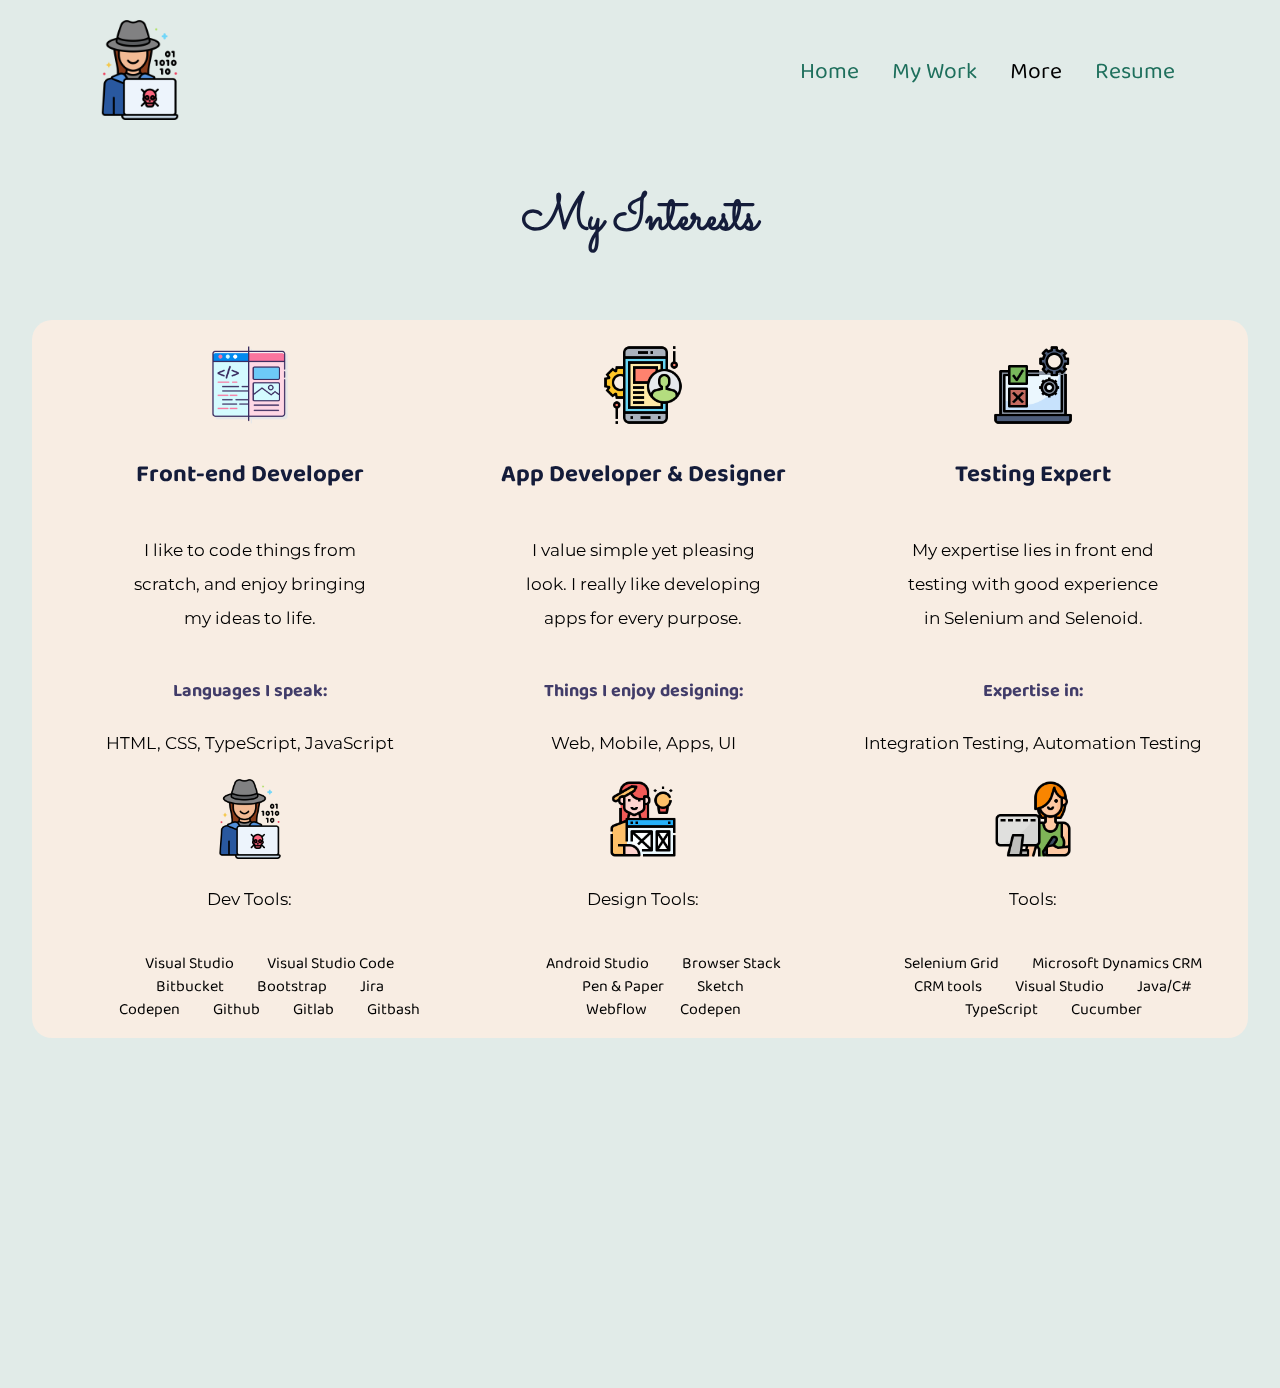
<file: more.html>
<!DOCTYPE html>
<html>

<head>
  <meta charset="utf-8">
  <title>Anjali Goyal</title>
  <link rel="stylesheet" type="text/css" href="style.css">
  <link rel="stylesheet" type="text/css"
    href="https://maxcdn.bootstrapcdn.com/font-awesome/4.7.0/css/font-awesome.min.css">
  <link href="https://fonts.googleapis.com/css2?family=Sacramento&display=swap" rel="stylesheet">
  <link href="https://fonts.googleapis.com/css?family=Montserrat|Baloo+Chettan+2|Tangerine&display=swap"
    rel="stylesheet">
  <link rel="icon" href="img/logo.png">
</head>

<body class="side-body">
  <header>
    <img src="side_img/hacker.png" class="logo">
    <nav>
      <ul>
        <li><a href="index.html">Home</a></li>
        <li><a href="work.html">My Work</a></li>
        <li><a class="active" href="more.html">More</a></li>
        <li><a href="doc/AnjaliGoyal_Resume.pdf" target="_blank">Resume</a></li>
      </ul>
    </nav>
  </header>
  <h2 class="has-text-centered" style="color: #141c3a;">My Interests</h2>
  <div>
    <section class="section skills">
      <br>
      <table>
        <tr>
          <td>
            <br>
            <figure class="image"><img class="skill_img" src="side_img/programming.png"></figure>
            <h3 style="font-size: 1.5em;color:#141c3a">Front-end Developer</h3>
          </td>
          <td>
            <br>
            <figure class="image"><img class="skill_img" src="side_img/mobile-app.png"></figure>
            <h3 style="font-size: 1.5em;color:#141c3a">App Developer & Designer</h3>
          </td>
          <td>
            <br>
            <figure class="image"><img class="skill_img" src="side_img/testing.png"></figure>
            <h3 style="font-size: 1.5em;color:#141c3a">Testing Expert</h3>
          </td>
        </tr>
        <tr>
          <td>
            <p class="is-narrow">I like to code things from scratch, and enjoy bringing my ideas to life.</p>
          </td>
          <td>
            <p class="is-narrow">I value simple yet pleasing look. I really like developing apps for every purpose.</p>
          </td>
          <td>
            <p class="is-narrow">My expertise lies in front end testing with good experience in Selenium and Selenoid.
            </p>
          </td>
        </tr>
        <tr>
          <td>
            <p class="mid-headings">Languages I speak:</p>
            <p>HTML, CSS, TypeScript, JavaScript</p>
          </td>
          <td>
            <p class="mid-headings">Things I enjoy designing:</p>
            <p>Web, Mobile, Apps, UI</p>
          </td>
          <td>
            <p class="mid-headings">Expertise in:</p>
            <p>Integration Testing, Automation Testing</p>
          </td>
        </tr>
        <tr>
          <td>
            <figure class="image"><img class="skill_img" src="side_img/hacker.png"></figure>
            <p>Dev Tools:</p>
          </td>
          <td>
            <figure class="image"><img class="skill_img" src="side_img/designer_logo.png"></figure>
            <p>Design Tools:</p>
          </td>
          <td>
            <figure class="image"><img class="skill_img" src="side_img/testing_logo.png"></figure>
            <p>Tools:</p>
          </td>
        </tr>
        <tr>
          <td>
            <div>
              <ul>
                <li>Visual Studio</li>
                <li>Visual Studio Code</li>
                <li>Bitbucket</li>
                <li>Bootstrap</li>
                <li>Jira</li>
                <li>Codepen</li>
                <li>Github</li>
                <li>Gitlab</li>
                <li>Gitbash</li>
              </ul>
            </div>
          </td>
          <td>
            <div class="column">
              <ul>
                <li>Android Studio</li>
                <li>Browser Stack</li>
                <li>Pen &amp; Paper</li>
                <li>Sketch</li>
                <li>Webflow</li>
                <li>Codepen</li>
              </ul>
            </div>
          </td>
          <td>
            <div class="column">
              <ul>
                <li>Selenium Grid</li>
                <li>Microsoft Dynamics CRM</li>
                <li>CRM tools</li>
                <li>Visual Studio</li>
                <li>Java/C#</li>
                <li>TypeScript</li>
                <li>Cucumber</li>
              </ul>
            </div>
          </td>
        </tr>
      </table>
    </section>
  </div>
  <footer id="f">
    <div class="link" style="margin: auto;">
      <a class="footer-link" href="index.html">Home</a>
      <a class="footer-link" href="work.html">My Work</a>
      <a class="footer-link" href="more.html">More</a>
      <a class="footer-link" href="doc/AnjaliGoyal_Resume.pdf" target="_blank">Resume</a>
    </div>
    <div class="footer-social-icons">
      <ul>
        <a href="http://www.github.com/goyal-anjali" target="_blank"><img class="footer_img" src="logo_img/github.png"
            alt="GitHub"></a>
        <a href="http://www.instagram.com/taasshiii" target="_blank"><img class="footer_img"
            src="logo_img/instagram.png" alt="Instagram"></a>
        <a href="https://www.linkedin.com/in/anjgoy/" target="_blank"><img class="footer_img"
            src="logo_img/linkedin.png" alt="Linkedin"></a>
      </ul>
    </div>
    <p class="copyright">© 2021 <u>Anjali Goyal</u>. Copyright.</p>
  </footer>
</body>

</html>
</file>
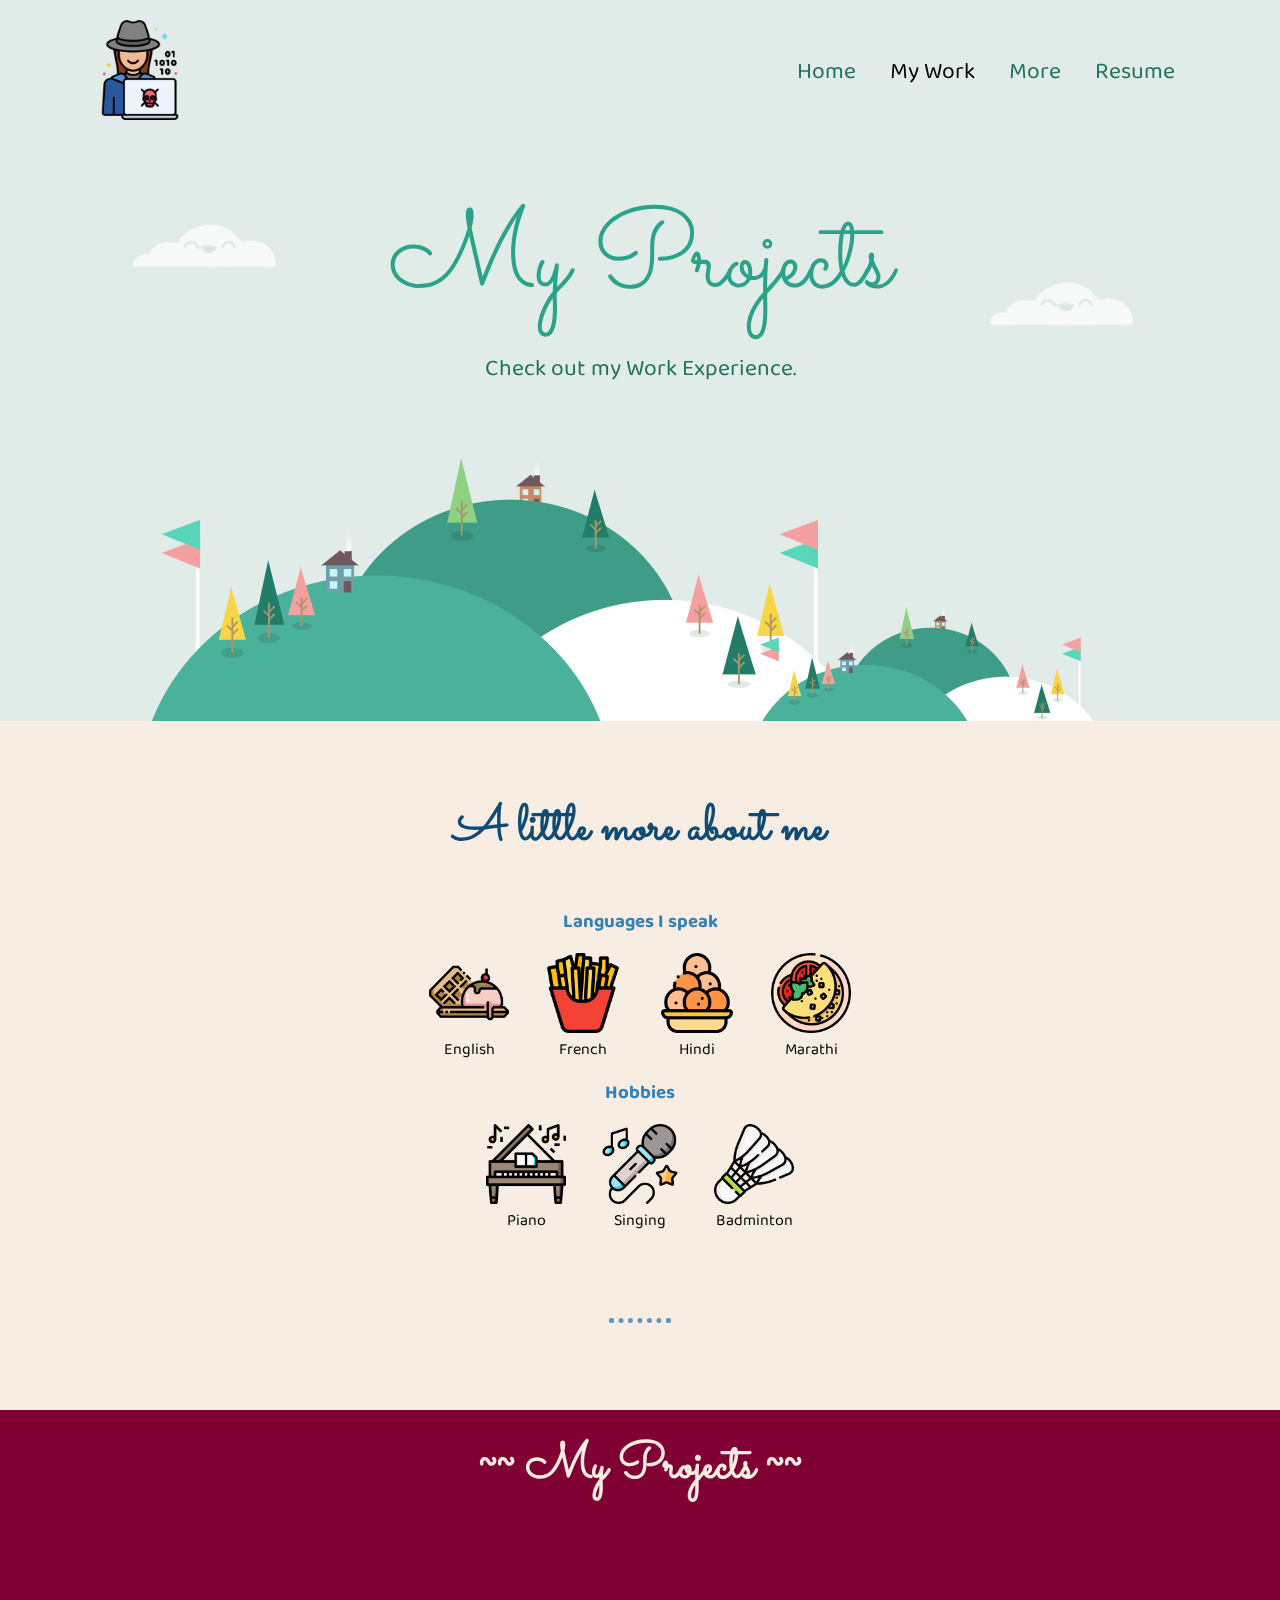
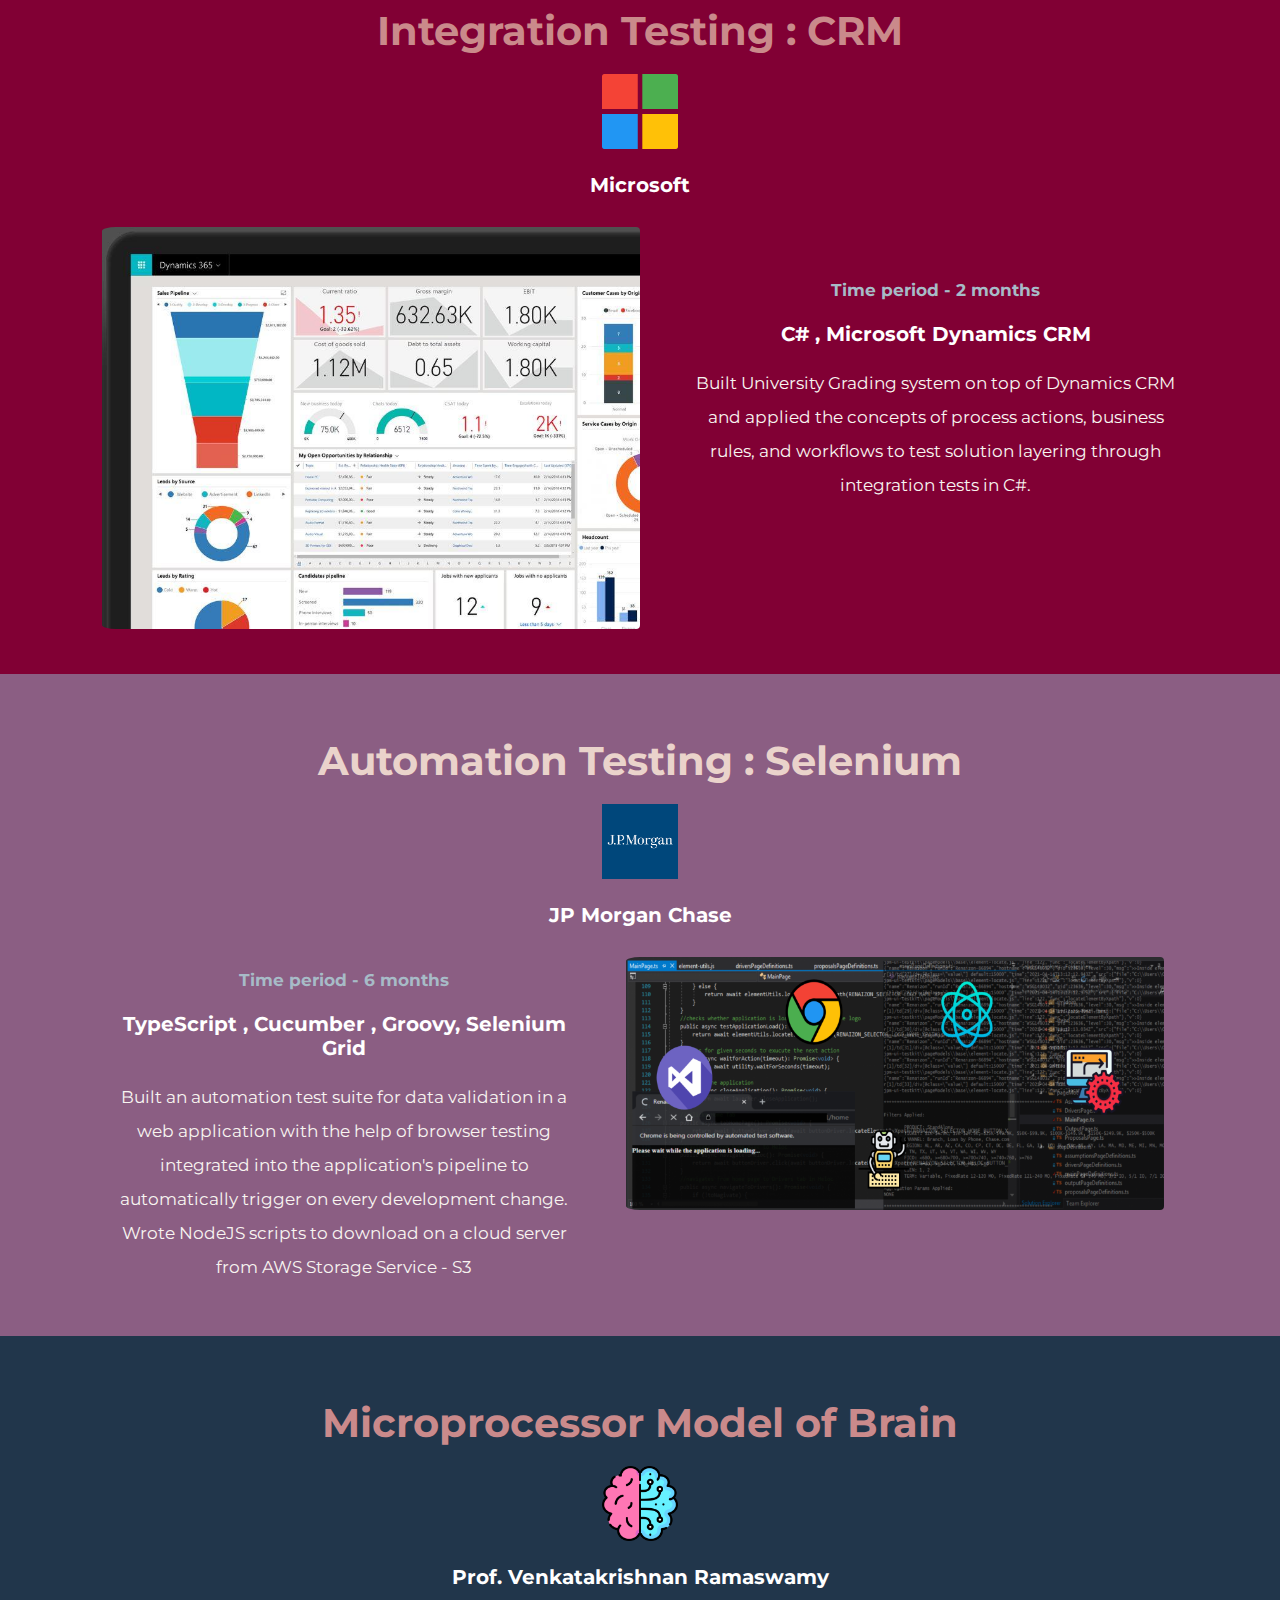
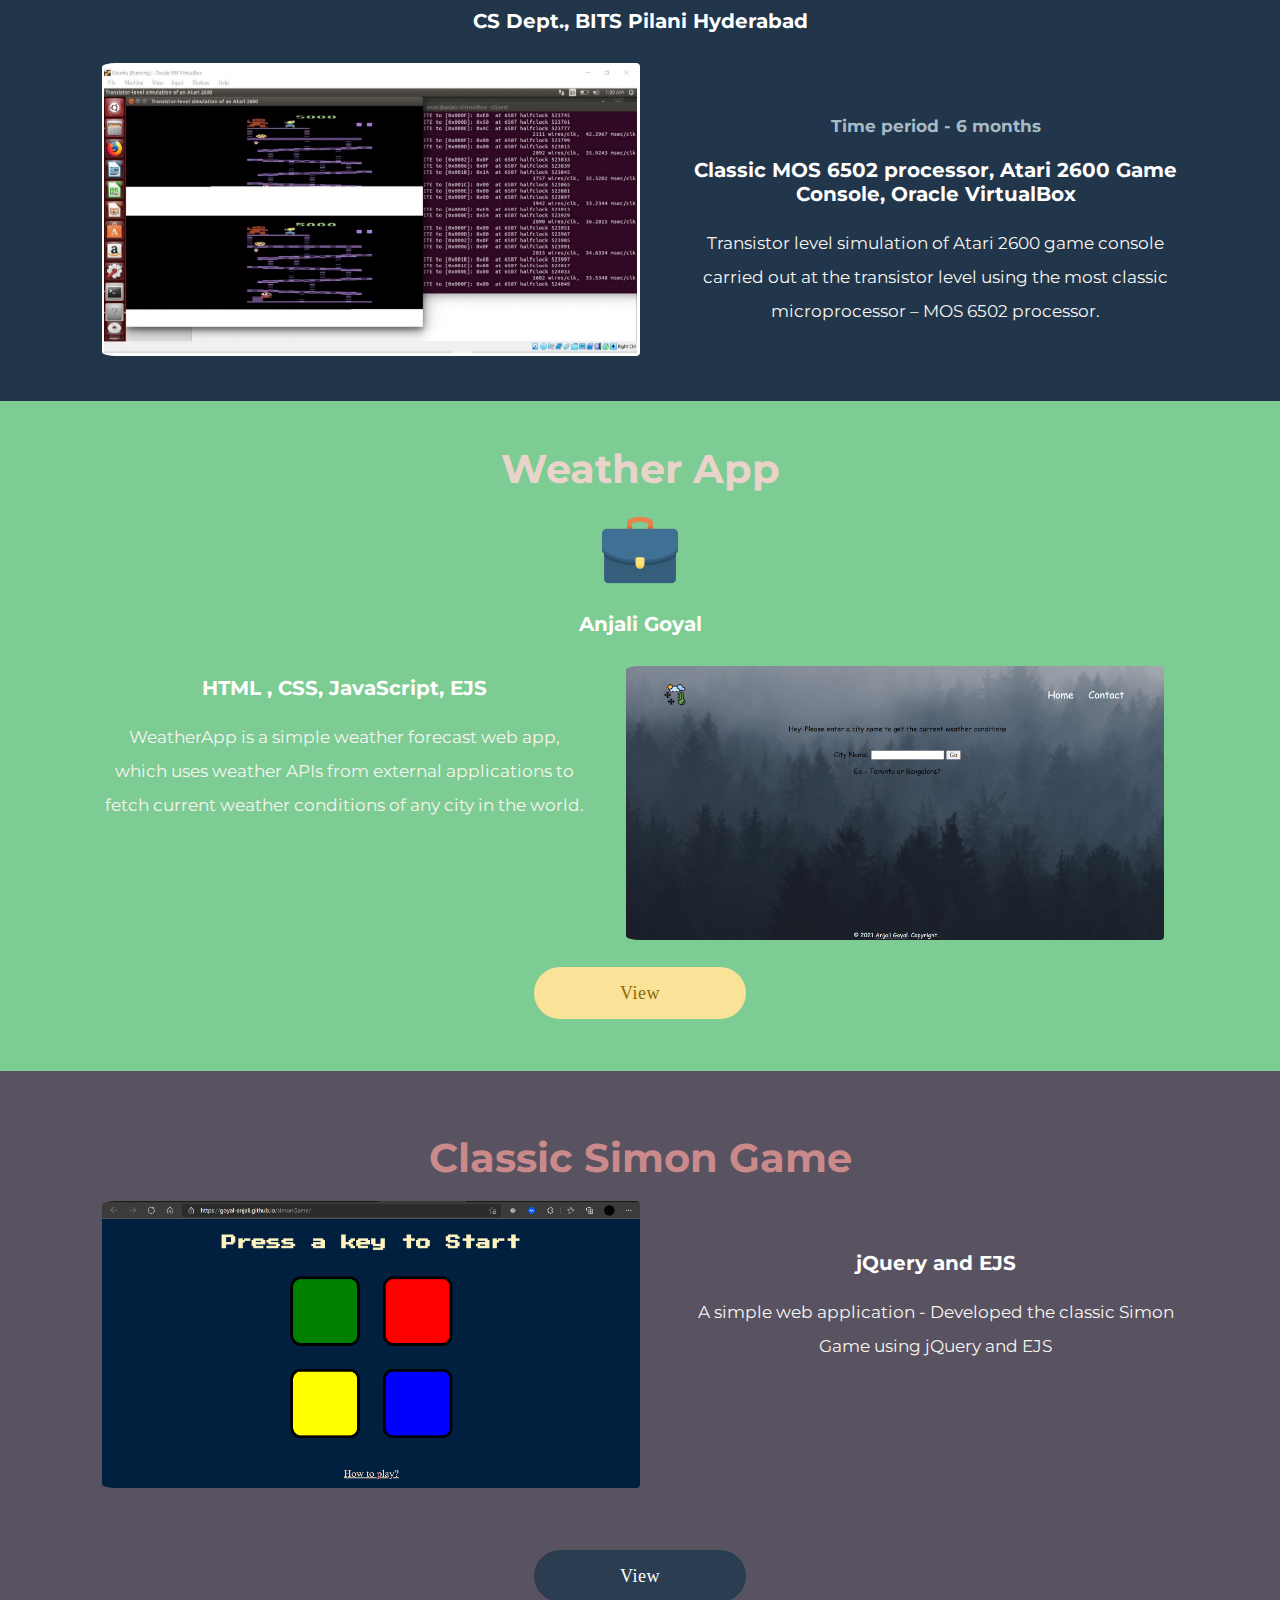
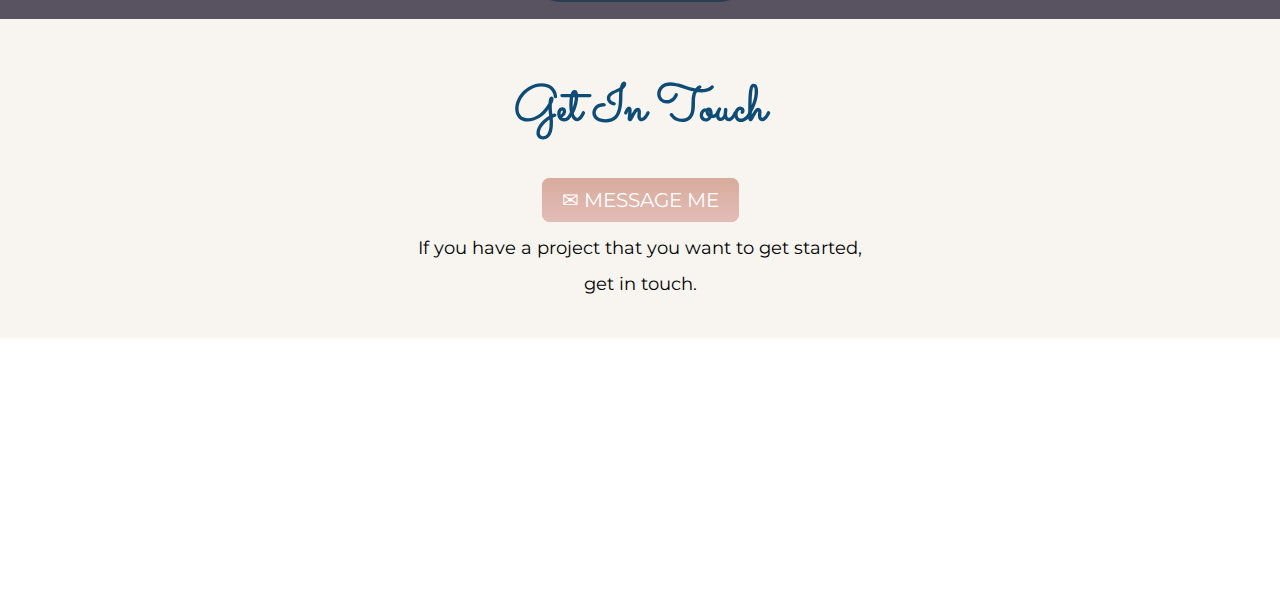
<file: work.html>
<!DOCTYPE html>
<html>

<head>
    <meta charset="utf-8">
    <title>Anjali Goyal</title>
    <link rel="stylesheet" type="text/css" href="style.css">
    <link href="https://fonts.googleapis.com/css2?family=Sacramento&display=swap" rel="stylesheet">
    <link rel="stylesheet" type="text/css"
        href="https://maxcdn.bootstrapcdn.com/font-awesome/4.7.0/css/font-awesome.min.css">
    <link href="https://fonts.googleapis.com/css?family=Montserrat|Baloo+Chettan+2|Tangerine&display=swap"
        rel="stylesheet">
    <link rel="icon" href="img/logo.png">
</head>

<body>
    <header>
        <img class="logo" src="side_img/hacker.png">
        <nav>
            <ul>
                <li><a href="index.html">Home</a></li>
                <li><a class="active" href="work.html">My Work</a></li>
                <li><a href="more.html">More</a></li>
                <li><a href="doc/AnjaliGoyal_Resume.pdf" target="_blank">Resume</a></li>
            </ul>
        </nav>
    </header>
    <div class="top-container bg-image">
        <br>
        <img id="top-cloud" src="img/cloud.png" alt="cloud">
        <div class="Intro">
            <h1>My Projects</h1>
            <p id="p1">Check out my Work Experience.</p>
        </div>
        <img id="bottom-cloud" src="img/cloud.png" alt="cloud">
    </div>
    <div class="middle-container">
        <div class="skills">
            <h2>A little more about me</h2>
            <div>
                <h3>Languages I speak</h3>
                <figure>
                    <img class="skill_img" src="img/waffle.png" alt="Waffle">
                    <figcaption>English</figcaption>
                </figure>
                <figure>
                    <img class="skill_img" src="img/french-fries.png" alt="French">
                    <figcaption>French</figcaption>
                </figure>
                <figure>
                    <img class="skill_img" src="img/laddu.png" alt="Hindi">
                    <figcaption>Hindi</figcaption>
                </figure>
                <figure>
                    <img class="skill_img" src="img/masala-papad.png" alt="Marathi">
                    <figcaption>Marathi</figcaption>
                </figure>
            </div>
            <div>
                <h3>Hobbies</h3>
                <figure>
                    <img class="skill_img" src="img/piano.png" alt="HTML">
                    <figcaption>Piano</figcaption>
                </figure>
                <figure>
                    <img class="skill_img" src="img/microphone.png" alt="HTML">
                    <figcaption>Singing</figcaption>
                </figure>
                <figure>
                    <img class="skill_img" src="img/shuttlecock.png" alt="HTML">
                    <figcaption>Badminton</figcaption>
                </figure>
            </div>
        </div>
        <hr>
        <div class="project1 bg-one">
            <h2 class="my_projects">~~ My Projects ~~</h2>
            <div class="content">
                <br>
                <h2 class="head">Integration Testing : CRM</h2>

                <img class=" logo_img" src="logo_img/microsoft.png">
                <h3 class="head3">Microsoft</h3>
                <img class="project_img" src="img/MS_CRM.jpg">
                <div class="col-text">
                    <h4 class="head4">Time period - 2 months</h4>
                    <h3 class="head3">C# , Microsoft Dynamics CRM</h3>
                    <p>Built University Grading system on top of Dynamics CRM and applied the concepts of
                        process actions, business rules, and workflows to test solution layering through integration
                        tests in C#.</p>
                </div>
            </div>
        </div>
        <div class="project2 bg-two">
            <div class="content">
                <br>
                <h2 class="head">Automation Testing : Selenium</h2>
                <img class="logo_img" src="logo_img/jpmorgan.jpg">
                <h3 class="head3">JP Morgan Chase</h3>
                <div class="col-text">
                    <h4 class="head4">Time period - 6 months</h4>
                    <h3 class="head3">TypeScript , Cucumber , Groovy, Selenium Grid</h3>
                    <p>Built an automation test suite for data validation in a web application with the help
                        of browser testing integrated into the application's pipeline to automatically trigger on every
                        development change. Wrote NodeJS scripts to download on a cloud server from AWS Storage Service -
                        S3</p>
                </div>
                <img class="project_img" src="img/selenium.png">
            </div>
        </div>
        <div class="project1 bg-three">
            <div class="content">
                <br>
                <h2 class="head">Microprocessor Model of Brain</h2>
                <img class="logo_img" src="img/brain.png">
                <h3 class="head3">Prof. Venkatakrishnan Ramaswamy</h3>
                <h3 class="head3">CS Dept., BITS Pilani Hyderabad</h3>
                <img class="project_img" src="img/cs_brainProject.PNG">
                <div class="col-text">
                    <h4 class="head4">Time period - 6 months</h4>
                    <h3 class="head3">Classic MOS 6502 processor, Atari 2600 Game Console, Oracle VirtualBox</h3>
                    <p class="p3">Transistor level simulation of Atari 2600 game console carried out at the transistor
                        level using the most classic microprocessor – MOS 6502 processor.</p>
                </div>
            </div>
        </div>
        <div class="project2 bg-four">
            <div class="content">
                <h2 class="head">Weather App</h2>
                <img class="logo_img" src="img/suitcase.png">
                <h3 class="head3">Anjali Goyal</h3>
                <div class="col-text">
                    <h3 class="head3">HTML , CSS, JavaScript, EJS</h3>
                    <p>WeatherApp is a simple weather forecast web app, which uses weather APIs from external
                        applications
                        to fetch current weather conditions of any city in the world.</p>
                </div>
                <img class="project_img" src="img/weather_app.png">
                <a class="mainbtn btn3" href="https://stormy-gorge-60842.herokuapp.com/" target="_blank">View</a>
            </div>
        </div>
        <div class="project1 bg-five">
            <div class="content">
                <br>
                <h2 class="head">Classic Simon Game</h2>
                <img class="project_img" src="img/simon.png">
                <div class="col-text">
                    <h3 class="head3">jQuery and EJS</h3>
                    <p class="p3">A simple web application - Developed the classic Simon Game using jQuery and EJS</p>
                </div>
            </div>
            <a class="mainbtn btn4" href="https://goyal-anjali.github.io/simonGame/" target="_blank">View</a>
        </div>
        <!-- <div class="project1 bg-six">
            <div class="content">
                <br>
                <img class="project_img" src="img/winzo_web.png">
                <h2 class="head">Web Developer</h2>
                <div class="col-text"></div>
                <h3 class="head3">HTML , CSS</h3>
                <img class="logo_img" src="img/winzo.jfif">
                <p class="p3">Worked as a web developer for the official Winzo website.</p>
            </div>
            <a class="mainbtn btn4" href="https://www.winzogames.com/" target="_blank">View</a>
        </div>
        <div class="project2 bg-four">
            <div class="content">
                <h2 class="head">My Portfolio Website</h2>
                <img class="logo_img" src="img/suitcase.png">
                <h3 class="head3">Anjali Goyal</h3>
                <div class="col-text">
                    <h3 class="head3">HTML , CSS</h3>
                    <p>My First Portfolio Website created using only HTML+CSS for the purpose of developing my front end
                        skills</p>
                </div>
                <img class="project_img" src="img/portfolio.png">
                <a class="mainbtn btn3" href="index.html" target="_blank">View</a>
            </div>
        </div> -->
        <!-- <div class="project5">
            <div class="content">
                <br>
                <img class="project_img" src="img/android1.png">
                <h2 class="head">Brain Timer : App Dev</h2>
                <h3 class="head3">Java , XML</h3>
                <p class="p3">A basic Android App game developed on Android Studio.</p>
                <br>
                <a class="mainbtn btn5" href="" target="_blank">View</a>
                <br>
                <br>
            </div>
        </div> -->
        <div class="work-contact">
            <div class="contact-me">
                <h2>Get In Touch</h2>
                <a class="btn" href="mailto:taashigoyal17@gmail.com" target="_blank">✉ MESSAGE ME</a>
                <p class="p2">If you
                    have a
                    project that you want to get started, get in touch.</p>
                <br>
            </div>
        </div>
    </div>
    <footer id="f">
        <img class="flogo" src="img/logo.png">
        <div class="link">
            <a class="footer-link" href="index.html">Home</a>
            <a class="footer-link" href="work.html">My Work</a>
            <a class="footer-link" href="more.html">More</a>
            <a class="footer-link" href="doc/AnjaliGoyal_Resume.pdf" target="_blank">Resume</a>
        </div>
        <div class="footer-social-icons">
            <ul>
                <a href="http://www.github.com/goyal-anjali" target="_blank"><img class="footer_img"
                        src="logo_img/github.png" alt="GitHub"></a>
                <a href="http://www.instagram.com/taasshiii" target="_blank"><img class="footer_img"
                        src="logo_img/instagram.png" alt="Instagram"></a>
                <a href="https://www.linkedin.com/in/anjgoy/" target="_blank"><img class="footer_img"
                        src="logo_img/linkedin.png" alt="Linkedin"></a>
            </ul>
        </div>
        <p class="copyright">© 2021 <u>Anjali Goyal</u>. Copyright.</p>
    </footer>
</body>

</html>
</file>
<file: style.css>
body {
  margin: 0;
}
.bg-image {
  background-image: url("img/bg.jpg");
  background-repeat: no-repeat;
  background-position: bottom;
}
h1 {
  color: #2aa389;
  font-family: "Sacramento", cursive;
  font-size: 110px;
  font-weight: 575;
  margin: 5px auto 0 auto;
  text-align: center;
}
figcaption {
  display: block;
  font-family: "Baloo Chettan 2", cursive;
}
figure {
  display: inline-block;
  margin: 0;
}
br {
  color: #f8ede3;
}
section {
  display: block;
  background-color: #e1ebe8;
}
table {
  background-color: #f8ede3;
  width: 95%;
  border-radius: 20px;
  margin-left: auto;
  margin-right: auto;
  margin-bottom: 350px;
}
td {
  padding: 0 20px;
}
#p1 {
  color: #1e6f5c;
  font-family: "Baloo Chettan 2", cursive;
  font-size: 23px;
  font-weight: 400;
  text-align: center;
  margin: 0;
}
.p2 {
  line-height: 2;
  display: block;
  font-family: "Montserrat", sans-serif;
  font-weight: normal;
  font-size: 18px;
  padding: 0 15% 0 15%;
}
h2 {
  color: #0f4c75;
  font-family: "Sacramento", cursive;
  font-size: 50px;
}
h3 {
  font-family: "Baloo Chettan 2", cursive;
  color: #3282b8;
  padding: 0;
}
.has-text-centered {
  text-align: center;
}
.head {
  font-family: "Montserrat", sans-serif;
  font-size: 40px;
  line-height: 0;
}
.project1 .head {
  color: #ca8a8b;
}
.project2 .head {
  color: #ead3cb;
}
.project-head {
  color: white;
  font-family: "Montserrat", sans-serif;
  font-size: 40px;
  line-height: 0;
  padding: 10px;
}
.head3 {
  color: white;
  font-family: "Montserrat", sans-serif;
  font-size: 20px;
}
.head4 {
  color: #a7bbc7;
  font-family: "Montserrat", sans-serif;
  font-size: 17px;
  padding: 0;
}
p {
  line-height: 2;
  display: block;
  font-family: "Montserrat", sans-serif;
  font-weight: normal;
  font-size: 17px;
  padding: 0 auto 0 auto;
}
.side-body {
  background-color: #e1ebe8;
  font-family: "Baloo Chettan 2", cursive;
}
hr {
  margin: 87px auto;
  border: dotted #6296b9;
  border-bottom: none;
  border-width: 5px;
  width: 4%;
}
header {
  background-color: #e1ebe8;
  display: flex;
  justify-content: space-between;
  align-items: center;
  padding: 1.6% 7%;
}
.logo {
  width: 100px;
  height: 100px;
  cursor: pointer;
}
.pun {
  background-color: #f8f5f1;
  padding: 30px;
}
.profile {
  padding-bottom: 7%;
}
.is-narrow {
  max-width: 260px;
  margin-left: auto;
  margin-right: auto;
  color: #000;
}
.mid-headings {
  color: #413c69;
  font-weight: 700;
  font-size: 18px;
  font-family: "Baloo Chettan 2", cursive;
}
ul {
  list-style: none;
}
ul li {
  display: inline-block;
  padding: 0px 15px;
}
ul li a {
  transition: all 0.3s ease 0s;
  text-decoration: none;
  font-size: 23px;
  font-family: "Baloo Chettan 2", cursive;
  color: #1e6f5c;
}
ul li a.active {
  color: black;
}
ul li a:hover {
  color: #1b262c;
}
.top-container {
  width: 100%;
  height: 560px;
  background-color: #e1ebe8;
  margin: 0;
  position: relative;
  overflow: hidden;
  padding-top: 20px;
}
.middle-container {
  padding-top: 30px;
  background-color: #f8ede3;
  text-align: center;
}
.skills {
  text-align: center;
}
.my_projects {
  padding-top: 20px;
  color: #f8ede3;
}
.skill_img {
  width: 80px;
  margin: 0 15px;
}
.footer_img {
  width: 50px;
  margin: 0 17px;
}
.footer_img:hover {
  -webkit-border-radius: 4px;
  -moz-border-radius: 4px;
  border-radius: 4px;
  -webkit-box-shadow: 0px 0px 13px 0px #f8ede3;
  -moz-box-shadow: 0px 0px 13px 0px #f8ede3;
  box-shadow: 0px 0px 13px 0px #f8ede3;
}
.footer_img:last-of-type:hover {
  -webkit-border-radius: 4px;
  -moz-border-radius: 4px;
  border-radius: 4px;
  -webkit-box-shadow: 0px 0px 13px 0px #f8ede3;
  -moz-box-shadow: 0px 0px 13px 0px #f8ede3;
  box-shadow: 0px 0px 13px 0px #f8ede3;
}
.bg-one {
  background: #810034;
}
.bg-two {
  background: #8b5e83;
}
.bg-three {
  background: #21364b;
}
.bg-four {
  background: #7dcc93;
}
.bg-five {
  background: #595260;
}
.project1 .col-text {
  color: white;
  width: 45%;
  float: right;
  padding-top: 40px;
}
.project2 .col-text {
  color: white;
  max-width: 45%;
  float: left;
  margin-right: 40px;
}
.content {
  margin-left: 8%;
  margin-right: 8%;
  padding: 35px 0;
  overflow: auto;
}
.content p {
  color: #f8f5f1;
}
.project_img {
  width: 50%;
  height: 40%;
  padding: 10px 10px 10px 0;
  border-radius: 14px;
  float: left;
}
.logo_img {
  width: 7%;
  height: auto;
  padding-top: 10px;
}
.btn {
  background: #d8ac9c;
  background-image: -webkit-linear-gradient(top, #d8ac9c, #e2bcb7);
  background-image: -moz-linear-gradient(top, #d8ac9c, #e2bcb7);
  background-image: -o-linear-gradient(top, #d8ac9c, #e2bcb7);
  background-image: linear-gradient(bottom, #d8ac9c, #e2bcb7);
  -webkit-border-radius: 25;
  -moz-border-radius: 225;
  border-radius: 8px;
  font-family: "Montserrat", sans-serif;
  color: #ffffff;
  font-size: 20px;
  padding: 10px 20px 10px 20px;
  text-decoration: none;
}
.btn:hover {
  background: #0f4c75;
  background-image: -webkit-linear-gradient(top, #0f4c75, #3d79a1);
  background-image: -moz-linear-gradient(top, #0f4c75, #3d79a1);
  background-image: -o-linear-gradient(top, #0f4c75, #3d79a1);
  background-image: linear-gradient(to bottom, #0f4c75, #3d79a1);
  text-decoration: none;
}
.mainbtn {
  color: #fff;
  background: #4299ed;
  border-radius: 30px;
  padding: 16px 86px;
  text-align: center;
  letter-spacing: 0.5px;
  text-decoration: none;
  line-height: 86px;
  font-size: 18px;
  margin-top: 30px;
  transition: 0.8s all;
  margin-bottom: 40px;
}
.mainbtn:hover {
  color: #fff;
  background: #1680e6;
}
.btn2 {
  background: #005361;
}
.btn2:hover {
  background: #00272e;
}
.btn3 {
  color: #8c6c07;
  background: #fae298;
}
.btn3:hover {
  background: #f8d467;
  color: #8c6c07;
}
.btn4 {
  background: #2b3d51;
}
.btn4:hover {
  background: #192430;
}
.btn5 {
  background: #374760;
}
.btn5:hover {
  background: #242f40;
}
.contact-me {
  width: 50%;
  margin: auto;
  margin-bottom: 20%;
}
.work-contact {
  clear: both;
  padding-top: 1%;
  background-color: #f8f5f1;
}
#top-cloud {
  position: absolute;
  right: 11%;
  top: 22%;
  z-index: 9;
}
#bottom-cloud {
  position: relative;
  left: 10%;
  bottom: 32%;
  z-index: 10;
}
#mountain {
  position: absolute;
  width: 60%;
  height: 300px;
  bottom: 0;
  left: 25%;
  z-index: 1;
}
.midlogo {
  width: 42%;
  height: 42%;
  padding-top: 100px;
  float: left;
  margin-right: 14%;
}
#f {
  position: fixed;
  bottom: 0;
  overflow: hidden;
  z-index: -1;
  background-color: #1b262c;
  width: 100%;
  height: 260px;
}
.flogo {
  width: 85px;
  height: 85px;
  position: absolute;
  left: 15%;
  top: 33%;
}
.link {
  display: flex;
  position: absolute;
  top: 7%;
  left: 37%;
}
.footer-link {
  color: #2aa389;
  font-family: "Baloo Chettan 2", cursive;
  margin: 15px 12px;
  text-decoration: none;
  font-size: 20px;
}
.footer-link:hover {
  color: #f8ede3;
}
.pun-link {
  color: #3282b8;
  font-family: "Baloo Chettan 2", cursive;
  text-decoration: none;
  font-size: 20px;
}
.pun-link:hover {
  color: black;
}
.footer-social-icons ul {
  margin: 0px;
  padding: 0px;
  display: flex;
  position: absolute;
  top: 40%;
  left: 50%;
  transform: translate(-50%);
}
.footer-social-icons ul li {
  margin: 0 15px;
  list-style: none;
}
.footer-social-icons ul li a {
  position: relative;
  display: block;
  width: 70px;
  height: 70px;
  text-align: center;
  line-height: 70px;
  background: #fff;
  border-radius: 50%;
  font-size: 30px;
  color: #666;
  transition: -5s;
}
.footer-social-icons ul li a:before {
  content: "";
  position: absolute;
  left: 0;
  width: 100%;
  height: 100%;
  border-radius: 50%;
  background: #11999e;
  transition: 0.5s;
  transform: scale(0.9);
  z-index: -1;
}
.footer-social-icons ul li a:hover:before {
  transform: scale(1.1);
  box-shadow: 0 0 15px #11999e;
}
.footer-social-icons ul li a:hover {
  color: #11999e;
  box-shadow: 0 0 5px #11999e;
  text-shadow: 0 0 5px #11999e;
}
.copyright {
  position: absolute;
  bottom: 1%;
  left: 42%;
  text-align: center;
  color: #eaf6f6;
  font-size: 0.85rem;
}
@media screen and (max-width: 980px) {
  header {
    padding: 3% 5%;
  }
  .logo {
    width: 90px;
    height: 90px;
  }
  ul li a {
    font-size: 1.5rem;
    text-align: right;
  }
  ul li {
    font-size: 1.3rem;
  }
  h1 {
    font-size: 80px;
    margin: 150px auto 0 auto;
  }
  #p1 {
    font-size: 1.5rem;
  }
  .top-container {
    height: 700px;
  }
  #top-cloud {
    right: 4%;
    top: 1%;
    width: 135px;
  }
  #bottom-cloud {
    width: 135px;
    left: 7%;
    bottom: 45%;
  }
  .midlogo {
    width: 87%;
    height: 87%;
  }
  h2 {
    font-size: 50px;
    padding: 20px;
  }
  .p2 {
    font-size: 15px;
    padding: 0;
    max-width: 75%;
    margin: 10px auto;
  }
  hr {
    width: 10%;
    border-width: 10px;
  }
  .skills {
    width: 90%;
    margin-left: 5%;
  }
  h3 {
    font-size: 20px;
  }
  p {
    font-size: 15px;
  }
  .logo_img {
    width: 70px;
  }
  .project1 .col-text {
    float: none;
    margin: auto;
    max-width: 70%;
  }
  .project2 .col-text {
    float: none;
    margin: auto;
    max-width: 70%;
  }
  .head {
    font-size: 30px;
    line-height: 1.2;
  }
  .head3 {
    font-size: 20px;
    line-height: 1;
    margin: 5px auto;
  }
  .front {
    width: 45%;
  }
  .btn {
    font-size: 20px;
    border-radius: 35px;
  }
  .content {
    width: 90%;
    margin: auto;
    padding-bottom: 30px;
  }
  .skill_img {
    width: 70px;
  }
  .footer_img {
    width: 70px;
  }
  .project_img {
    width: 100%;
    height: auto;
    padding: 5% 0 5% 0;
  }
  .mainbtn {
    padding: 20px 150px;
    font-size: 20px;
  }
  .contact-me {
    margin-bottom: 50%;
    width: 90%;
    margin-left: 5%;
  }
  .flogo {
    visibility: hidden;
  }
  .link {
    top: 15%;
    left: 20%;
  }
  .footer-link {
    font-size: 22px;
  }
  .footer-social-icons ul {
    top: 42%;
    left: 50%;
  }
  .footer-social-icons ul li a {
    width: 150px;
    height: 150px;
    font-size: 80px;
    line-height: 145px;
  }
  .copyright {
    font-size: 1.2rem;
    left: 26%;
  }
  .card-container {
    width: 100%;
    height: auto;
    margin: 1% 0;
  }
  .card {
    display: block;
    width: 100%;
    margin: 3% 35%;
  }
}
</file>
